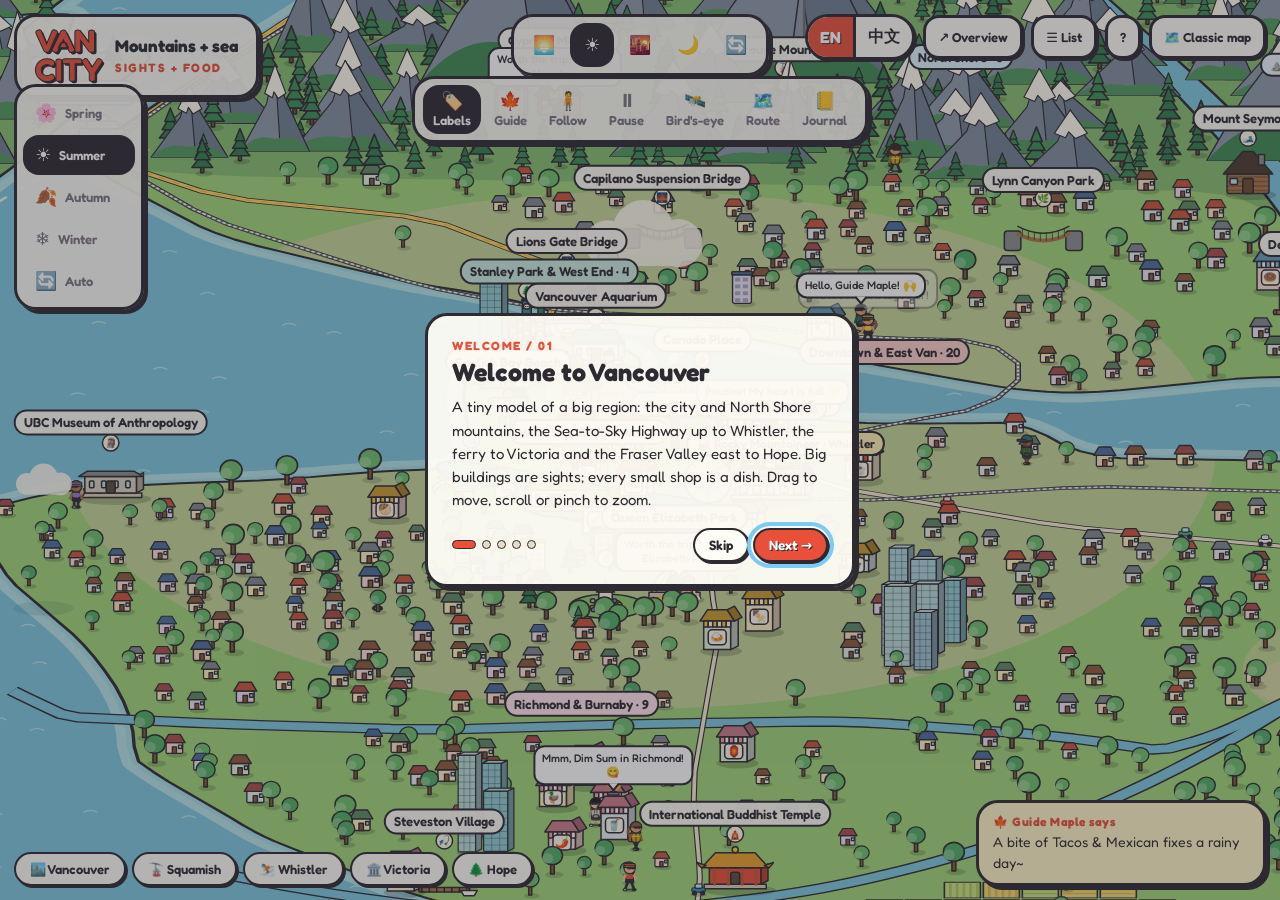
<file: living/index.html>
<!doctype html>
<html lang="en">
<head>
  <meta charset="utf-8">
  <meta name="viewport" content="width=device-width, initial-scale=1, maximum-scale=1, viewport-fit=cover">
  <title>Vancouver · a living cartoon map of sights &amp; food</title>
  <meta name="description" content="Wander a tiny cartoon model of Vancouver and beyond: the Sea-to-Sky Highway, Whistler, Victoria, the Fraser Valley and the Rocky Mountaineer train, with four seasons and little people eating their way around.">
  <meta name="theme-color" content="#7cc9ea">
  <link rel="icon" href="data:image/svg+xml,%3Csvg xmlns='http://www.w3.org/2000/svg' viewBox='0 0 100 100'%3E%3Ctext y='.9em' font-size='90'%3E%F0%9F%8F%94%EF%B8%8F%3C/text%3E%3C/svg%3E">
  <link rel="preconnect" href="https://fonts.googleapis.com">
  <link rel="preconnect" href="https://fonts.gstatic.com" crossorigin>
  <link href="https://fonts.googleapis.com/css2?family=Fredoka:wght@400;500;600;700&display=swap" rel="stylesheet">
  <link rel="stylesheet" href="living.css">
</head>
<body>
  <canvas id="cv" role="img" data-i18n-aria="canvasAria" aria-label="Interactive illustrated map of Vancouver, the Sea-to-Sky corridor, Victoria and the Fraser Valley"></canvas>

  <div id="logo" class="ui glass">
    <div class="big">VAN<br>CITY</div>
    <div class="sub"><b data-i18n="logoTag">Mountains + sea</b><span data-i18n="logoSub">Sights + Food</span></div>
  </div>

  <div id="tod" class="ui glass" role="group" aria-label="Time of day"></div>

  <div id="tools" class="ui glass" role="toolbar">
    <button class="tb on" id="bLabel" aria-pressed="true"><span class="i">🏷️</span><span data-tool="labels">Labels</span></button>
    <button class="tb" id="bEmperor" aria-pressed="false"><span class="i">🍁</span><span data-tool="emperor">Guide</span></button>
    <button class="tb" id="bFollow" aria-pressed="false"><span class="i">🧍</span><span data-tool="follow">Follow</span></button>
    <button class="tb" id="bPause" aria-pressed="false"><span class="i" id="pauseIcon">⏸</span><span id="pauseTx" data-tool="pause">Pause</span></button>
    <button class="tb" id="bBird" aria-pressed="false"><span class="i">🛰️</span><span data-tool="bird">Bird's-eye</span></button>
    <button class="tb" id="bPlan" aria-pressed="false"><span class="i">🗺️</span><span data-tool="plan">Route</span></button>
    <button class="tb" id="bLog" aria-pressed="false"><span class="i">📒</span><span data-tool="log">Journal</span></button>
  </div>

  <div id="season" class="ui glass" role="group" aria-label="Season"></div>
  <div id="jump" class="ui" role="group" aria-label="Jump to"></div>

  <div id="right" class="ui">
    <div class="lang" role="group" data-i18n-aria="langAria" aria-label="Language">
      <button type="button" data-lang="en" aria-pressed="true">EN</button><button type="button" data-lang="zh" aria-pressed="false">中文</button>
    </div>
    <button class="tb" id="bAll" data-i18n="overview">↗ Overview</button>
    <button class="tb" id="bList" data-i18n="list" aria-expanded="false">☰ List</button>
    <button class="tb" id="bHelp" aria-label="Help">?</button>
    <a class="tb" id="bClassic" href="../index.html" data-i18n="classic">🗺️ Classic map</a>
  </div>

  <div id="follow" class="ui glass" aria-live="polite"></div>

  <div id="decree" class="ui glass"><b data-i18n="decreeTitle">🍁 Guide Maple says</b><span id="decreeTx"></span></div>

  <aside id="drawer" class="ui glass" aria-label="Places">
    <input id="q" type="search" data-i18n-ph="search" placeholder="🔍 Search places, notes…" autocomplete="off">
    <div id="cats"></div>
    <div id="list"></div>
  </aside>

  <aside id="log" class="ui glass"><h5 data-i18n="logTitle">Journal</h5><div id="logs" aria-live="off"></div></aside>

  <section id="card" class="ui glass" aria-live="polite"></section>

  <aside id="plan" class="ui glass" aria-label="Route planner">
    <div class="ph"><b data-i18n="planTitle">🗺️ Route planner</b><button id="pclose" type="button" aria-label="Close">×</button></div>
    <div class="pset">
      <label><span data-i18n="pStart">Start time</span><input type="time" id="pTime" value="09:30"></label>
      <label><span data-i18n="pFrom">Start from</span><select id="pFrom"></select></label>
      <label><span data-i18n="pMode">Travel</span><select id="pMode"></select></label>
      <label><span data-i18n="pPace">Pace</span><select id="pPace"></select></label>
    </div>
    <div class="pbar"><span id="pCount"></span><span><button class="btn" id="pFav" type="button" data-i18n="useFavs">⭐ Add favorites</button> <button class="btn" id="pClear" type="button" data-i18n="clear">Clear</button></span></div>
    <div id="pList"></div>
    <div class="pgo"><button class="btn pri" id="pGo" type="button" data-i18n="go">✨ Auto-plan route</button></div>
    <div id="pOut" aria-live="polite"></div>
    <p class="pnote" id="pNote"></p>
  </aside>

  <div id="intro" class="ui" role="dialog" aria-modal="true" aria-labelledby="iti">
    <div class="box glass">
      <div class="st" id="ist"></div><h2 id="iti"></h2><p id="itx"></p>
      <div class="row"><div class="dots" id="idt"></div><div><button class="btn" id="iskip" type="button"></button> <button class="btn pri" id="inext" type="button"></button></div></div>
    </div>
  </div>

  <script src="../js/data.js"></script>
  <script src="../js/i18n.js"></script>
  <script src="../js/photos.js"></script>
  <script src="geo.js"></script>
  <script src="strings.js"></script>
  <script src="https://ruanhoo.github.io/teleport/teleport.js"></script>
  <script src="living.js"></script>
</body>
</html>
</file>
<file: living/living.css>
:root {
  --ink: #2d2a32;
  --cream: #fff6e0;
  --paper: #fffdf6;
  --red: #e8503a;
  --yellow: #ffc93c;
  --jade: #3fb68b;
  --sky: #7ccbf5;
  --pink: #ff9ebb;
  --mut: #7a7280;
  --line: #e8dcc4;
  --border: 3px solid var(--ink);
  --shadow: 4px 4px 0 var(--ink);
  --font: 'Fredoka', ui-rounded, 'Yuanti SC', 'PingFang SC', 'Hiragino Sans GB', 'Microsoft YaHei', 'Noto Sans SC', system-ui, sans-serif;
}
*, *::before, *::after { box-sizing: border-box; }
html, body { height: 100%; margin: 0; overflow: hidden; font-family: var(--font); color: var(--ink); background: #7cc9ea; -webkit-text-size-adjust: 100%; }
button, input, select { font: inherit; color: inherit; }
canvas { display: block; width: 100vw; height: 100vh; height: 100dvh; touch-action: none; cursor: grab; }
canvas.drag { cursor: grabbing; }
:focus-visible { outline: 4px solid var(--sky); outline-offset: 2px; }

.ui { position: fixed; z-index: 3; }
.glass { background: rgba(255, 253, 246, .95); border: var(--border); border-radius: 22px; box-shadow: var(--shadow); }

/* ----- logo ----- */
#logo { left: 14px; top: 14px; padding: 10px 18px; display: flex; align-items: center; gap: 14px; }
#logo .big { font-weight: 700; color: var(--red); font-size: 32px; line-height: .9; letter-spacing: -.5px; text-shadow: 2px 2px 0 var(--ink); -webkit-text-stroke: 1px var(--ink); }
#logo .sub b { display: block; font-size: 17px; }
#logo .sub span { color: var(--red); font-weight: 700; font-size: 12px; letter-spacing: 1.5px; text-transform: uppercase; }

/* ----- toolbars ----- */
#tod { left: 50%; top: 14px; transform: translateX(-50%); display: flex; gap: 4px; padding: 6px 8px; }
#tools { left: 50%; top: 76px; transform: translateX(-50%); display: flex; gap: 2px; padding: 6px 8px; max-width: calc(100vw - 24px); }
.tb {
  border: 0; background: none; cursor: pointer; border-radius: 16px; padding: 6px 10px; color: var(--mut);
  font-size: 13px; font-weight: 600; display: flex; flex-direction: column; align-items: center; gap: 1px;
  min-width: 54px; min-height: 44px; justify-content: center; text-decoration: none; transition: background .15s, color .15s; white-space: nowrap;
}
.tb .i { font-size: 18px; line-height: 1.1; }
.tb:hover { background: #f6ead0; color: var(--ink); }
.tb.on { background: var(--ink); color: #fff; }
#tod .tb { min-width: 44px; padding: 6px; }

#right { right: 14px; top: 14px; display: flex; gap: 8px; align-items: center; flex-wrap: wrap; justify-content: flex-end; max-width: 52vw; }
#right .tb { flex-direction: row; background: var(--paper); border: var(--border); box-shadow: 2px 2px 0 var(--ink); color: var(--ink); padding: 8px 12px; min-width: 0; }
#right .tb:hover { background: var(--yellow); }
#right .tb[aria-expanded="true"] { background: var(--ink); color: #fff; }
.lang { display: inline-flex; border: var(--border); border-radius: 999px; overflow: hidden; background: var(--paper); box-shadow: 2px 2px 0 var(--ink); }
.lang button { cursor: pointer; border: 0; background: transparent; font-weight: 700; padding: 6px 12px; min-height: 40px; min-width: 44px; }
.lang button + button { border-left: 3px solid var(--ink); }
.lang button[aria-pressed="true"] { background: var(--red); color: #fff; text-shadow: 1px 1px 0 var(--ink); }

/* ----- floating bits ----- */
#follow { left: 50%; top: 144px; transform: translateX(-50%); padding: 6px 8px 6px 16px; font-size: 14px; display: none; align-items: center; gap: 8px; border-radius: 999px; max-width: 92vw; }
#follow.show { display: flex; }
#follow button { cursor: pointer; border: 2px solid var(--ink); background: var(--yellow); border-radius: 999px; padding: 3px 12px; font-weight: 600; min-height: 32px; }
#decree { right: 14px; bottom: 14px; width: 290px; padding: 10px 14px; font-size: 14px; line-height: 1.5; background: #fff3c4; }
#decree b { display: block; color: var(--red); font-size: 12px; letter-spacing: .5px; }

#drawer { right: 14px; top: 76px; width: 330px; max-height: calc(100vh - 100px); max-height: calc(100dvh - 100px); display: none; flex-direction: column; overflow: hidden; }
#drawer.show { display: flex; }
#drawer input { margin: 12px 12px 8px; padding: 9px 14px; border: 2px solid var(--ink); border-radius: 14px; font-size: 14px; background: #fff; }
#cats { display: flex; flex-wrap: wrap; gap: 6px; padding: 0 12px 10px; }
.chip { border: 2px solid var(--ink); border-radius: 99px; padding: 3px 11px; font-size: 12.5px; cursor: pointer; background: #fff; font-weight: 600; min-height: 30px; }
.chip.on { background: var(--ink); color: #fff; }
.chip i { display: inline-block; width: 9px; height: 9px; border-radius: 50%; margin-right: 5px; border: 1.5px solid var(--ink); }
#list { overflow: auto; padding: 0 8px 12px; }
#list h4 { margin: 0; font-size: 11.5px; letter-spacing: 1px; color: var(--mut); padding: 10px 8px 4px; text-transform: uppercase; }
.it { display: flex; align-items: center; gap: 10px; padding: 6px 8px; border-radius: 12px; cursor: pointer; font-size: 14px; width: 100%; border: 0; background: none; text-align: left; }
.it:hover, .it.sel { background: #fff0b8; }
.it .em { flex: none; width: 36px; height: 36px; display: grid; place-items: center; font-size: 19px; border: 2px solid var(--ink); border-radius: 11px; }
.it .tx { flex: 1; min-width: 0; line-height: 1.2; }
.it small { display: block; color: var(--mut); font-size: 12px; }
.it .star { font-size: 14px; }
.empty { padding: 20px; color: var(--mut); text-align: center; }

#log { left: 14px; bottom: 66px; width: 310px; max-height: 260px; padding: 10px 14px; display: none; overflow: hidden; flex-direction: column; }
#log.show { display: flex; }
#log h5 { margin: 0 0 6px; font-size: 14px; }
#logs { overflow: auto; font-size: 13px; line-height: 1.4; }
#logs div { padding: 3px 0; border-bottom: 1px dashed var(--line); }
#logs .own { color: var(--red); }

/* ----- place card ----- */
#card { left: 50%; bottom: 18px; transform: translateX(-50%); width: min(560px, calc(100vw - 24px)); padding: 14px 16px; display: none; gap: 14px; align-items: flex-start; }
#card.show { display: flex; }
#card .sign { flex: none; width: 84px; height: 84px; display: grid; place-items: center; font-size: 42px; border: var(--border); border-radius: 20px; transform: rotate(-4deg); box-shadow: 2px 2px 0 var(--ink); }
#card .body { flex: 1; min-width: 0; }
#card h2 { margin: 0; font-size: 21px; line-height: 1.15; }
#card .sub { color: var(--mut); font-size: 14px; }
#card .tags { margin: 6px 0; display: flex; gap: 6px; flex-wrap: wrap; }
.tag { font-size: 12px; font-weight: 600; padding: 1px 10px; border: 2px solid var(--ink); border-radius: 999px; background: var(--sky); }
#card p { margin: 0 0 6px; font-size: 14.5px; line-height: 1.4; }
#card .tip { font-size: 13.5px; padding: 6px 10px; background: var(--cream); border: 2px dashed var(--ink); border-radius: 12px; }
#card .acts { display: flex; gap: 8px; flex-wrap: wrap; margin-top: 10px; }
#card .x { position: absolute; right: 10px; top: 6px; border: 0; background: none; font-size: 24px; cursor: pointer; color: var(--mut); line-height: 1; min-width: 32px; min-height: 32px; z-index: 3; }

.btn {
  display: inline-block; cursor: pointer; text-decoration: none; font-weight: 600; font-size: 13.5px; padding: 6px 14px; min-height: 34px;
  background: var(--paper); border: 2px solid var(--ink); border-radius: 999px; box-shadow: 2px 2px 0 var(--ink); color: var(--ink);
  transition: transform .1s, box-shadow .1s;
}
.btn:hover { background: var(--yellow); }
.btn:active { transform: translate(2px, 2px); box-shadow: 0 0 0 var(--ink); }
.btn.pri { background: var(--red); color: #fff; text-shadow: 1px 1px 0 var(--ink); }
.btn.pri:hover { background: #f06a55; }

/* ----- planner ----- */
#plan { left: 14px; top: 76px; width: 410px; max-height: calc(100vh - 100px); max-height: calc(100dvh - 100px); overflow: auto; display: none; padding: 0 0 14px; z-index: 5; }
#plan.show { display: block; }
#plan .ph { position: sticky; top: 0; background: var(--paper); display: flex; justify-content: space-between; align-items: center; padding: 12px 16px 8px; z-index: 2; border-bottom: 2px solid var(--ink); }
#plan .ph b { font-size: 17px; }
#plan .ph button { border: 0; background: none; font-size: 26px; cursor: pointer; color: var(--mut); min-width: 36px; min-height: 36px; }
.pset { display: grid; grid-template-columns: 1fr 1fr; gap: 8px; padding: 12px 16px; }
.pset label { display: flex; flex-direction: column; font-size: 12px; color: var(--mut); font-weight: 600; gap: 3px; }
.pset input, .pset select { font-size: 14px; padding: 7px 8px; border: 2px solid var(--ink); border-radius: 10px; background: #fff; min-height: 38px; }
.pbar { display: flex; justify-content: space-between; align-items: center; padding: 0 16px 6px; font-size: 13.5px; font-weight: 600; gap: 6px; flex-wrap: wrap; }
#pList { padding: 0 10px; max-height: 280px; overflow: auto; border-top: 2px solid var(--ink); border-bottom: 2px solid var(--ink); }
#pList h4 { margin: 0; font-size: 11.5px; letter-spacing: 1px; color: var(--mut); padding: 10px 6px 4px; display: flex; align-items: center; gap: 6px; text-transform: uppercase; }
#pList h4 i { width: 9px; height: 9px; border-radius: 50%; display: inline-block; border: 1.5px solid var(--ink); }
.pi { display: flex; align-items: center; gap: 8px; padding: 6px; border-radius: 10px; font-size: 14px; cursor: pointer; }
.pi:hover { background: #fff0b8; }
.pi input { width: 18px; height: 18px; accent-color: var(--red); flex: none; }
.pgo { padding: 12px 16px 4px; }
.pgo .btn { width: 100%; padding: 10px; font-size: 15.5px; }
#pOut { padding: 6px 16px; }
#pOut .sum { font-size: 13.5px; background: #fff0b8; border: 2px solid var(--ink); border-radius: 12px; padding: 8px 12px; line-height: 1.5; }
#pOut .warn { font-size: 13px; background: #ffe0d8; border-radius: 10px; padding: 6px 10px; margin-top: 8px; }
#pOut .muted { color: var(--mut); font-size: 13.5px; }
.tl { list-style: none; margin: 8px 0 0; padding: 0; }
.tl .leg { font-size: 12px; color: var(--mut); padding: 2px 0 2px 34px; border-left: 3px dashed var(--red); margin-left: 12px; }
.tl .stop { display: flex; gap: 10px; padding: 6px 0; }
.tl .no { width: 28px; height: 28px; border-radius: 50%; color: #fff; font-weight: 700; display: flex; align-items: center; justify-content: center; flex: none; font-size: 14px; background: var(--red); border: 2px solid var(--ink); text-shadow: 1px 1px 0 var(--ink); }
.tl .tm { font-weight: 700; font-size: 13.5px; }
.tl .tm small { color: var(--mut); font-weight: 500; }
.tl .nm { font-size: 14.5px; font-weight: 600; }
.tl .nm.late { color: #b3261e; }
.tl a { color: var(--red); font-size: 12.5px; }
.pnote { margin: 0; font-size: 11.5px; color: var(--mut); padding: 8px 16px 0; line-height: 1.5; }

/* ----- intro ----- */
#intro { inset: 0; display: none; place-items: center; background: rgba(45, 42, 50, .35); z-index: 20; padding: 12px; }
#intro.show { display: grid; }
#intro .box { width: min(430px, 100%); padding: 22px 24px; }
#intro .st { color: var(--red); font-weight: 700; font-size: 12px; letter-spacing: 1.5px; }
#intro h2 { margin: 4px 0 8px; font-size: 25px; }
#intro p { margin: 0; line-height: 1.55; font-size: 15px; min-height: 5.6em; }
#intro .row { display: flex; justify-content: space-between; align-items: center; margin-top: 16px; gap: 10px; flex-wrap: wrap; }
.dots { display: flex; gap: 6px; }
.dots i { width: 9px; height: 9px; border-radius: 9px; background: var(--line); border: 1.5px solid var(--ink); }
.dots i.on { width: 24px; background: var(--red); }

html[lang="zh-CN"] body { letter-spacing: .02em; }

/* ----- mobile ----- */
@media (max-width: 820px) {
  #logo { padding: 6px 12px; gap: 10px; left: 8px; top: 8px; }
  #logo .big { font-size: 22px; }
  #logo .sub b { font-size: 13px; }
  #logo .sub span { font-size: 10px; }
  #tod { top: auto; bottom: calc(76px + env(safe-area-inset-bottom)); }
  #tools { top: auto; bottom: calc(10px + env(safe-area-inset-bottom)); max-width: calc(100vw - 16px); overflow-x: auto; }
  .tb { min-width: 52px; }
  #right { top: 8px; right: 8px; max-width: 46vw; gap: 6px; }
  #right .tb { padding: 6px 10px; font-size: 12.5px; }
  #bClassic, #bHelp { display: none; }
  #drawer { left: 8px; right: 8px; width: auto; top: 64px; max-height: 55vh; }
  #card { bottom: calc(138px + env(safe-area-inset-bottom)); padding: 10px 12px; }
  #card .sign { width: 60px; height: 60px; font-size: 30px; border-radius: 16px; }
  #card h2 { font-size: 18px; }
  #card p { font-size: 13.5px; }
  #log { display: none !important; }
  #plan { left: 8px; right: 8px; width: auto; top: 8px; bottom: calc(76px + env(safe-area-inset-bottom)); max-height: none; z-index: 8; }
  #pList { max-height: 30vh; }
  #follow { top: auto; bottom: calc(196px + env(safe-area-inset-bottom)); font-size: 13px; }
  #decree { left: 8px; right: auto; top: 62px; bottom: auto; width: auto; max-width: 56vw; font-size: 12px; padding: 6px 10px; }
}
@media (max-width: 820px) and (max-height: 640px) { #decree { display: none; } }
@media (max-width: 480px) { #right .lang button { min-width: 38px; padding: 6px 8px; } }
@media (max-width: 820px) { #tools .tb { min-width: 46px; padding: 6px 5px; font-size: 12px; } #tools { gap: 0; } }

/* ----- seasons + jump chips (Vancouver) ----- */
#season { left: 14px; top: 84px; display: flex; flex-direction: column; gap: 2px; padding: 6px; }
#season .tb { flex-direction: row; gap: 8px; min-width: 112px; padding: 6px 12px; justify-content: flex-start; min-height: 40px; }
#season .sn { font-size: 13px; }
#jump { left: 14px; bottom: 14px; display: flex; gap: 6px; flex-wrap: wrap; max-width: calc(100vw - 380px); }
.jb { cursor: pointer; border: 2px solid var(--ink); background: var(--paper); border-radius: 999px; padding: 5px 14px; font-weight: 600; font-size: 13px; box-shadow: 2px 2px 0 var(--ink); min-height: 34px; }
.jb:hover { background: var(--yellow); }
.jb.on { background: var(--ink); color: #fff; }
#plan { top: 76px; }
@media (min-width: 821px) { #plan.show ~ #season, body:has(#plan.show) #season { display: none; } }
@media (max-width: 820px) {
  #season { left: 8px; top: 58px; flex-direction: row; padding: 3px 4px; gap: 0; border-radius: 16px; }
  #season .tb { min-width: 38px; padding: 4px 6px; min-height: 38px; }
  #season .sn { display: none; }
  #jump { left: 8px; right: 8px; max-width: none; bottom: auto; top: 108px; flex-wrap: nowrap; overflow-x: auto; padding-bottom: 4px; }
  .jb { flex: none; padding: 4px 11px; font-size: 12.5px; min-height: 30px; }
  #decree { display: none; }
}

/* real photo slideshow (Wikipedia) at the top of a place card */
#card .photo { position: relative; height: 150px; margin: 0 0 8px; border: var(--border); border-radius: 14px; overflow: hidden; background: #dfe9f2; box-shadow: 2px 2px 0 var(--ink); }
#card .photo[hidden] { display: none; }
#card .photo img { position: absolute; inset: 0; display: block; width: 100%; height: 100%; object-fit: cover; opacity: 0; transition: opacity .7s; }
#card .photo img.in { opacity: 1; }
#card .photo .cr { position: absolute; right: 6px; bottom: 6px; padding: 1px 8px; font-size: 11px; font-weight: 600; color: var(--ink); text-decoration: none; background: rgba(255,255,255,.88); border-radius: 10px; }
#card .photo .dots { position: absolute; left: 8px; bottom: 8px; display: flex; gap: 5px; }
#card .photo .dots button { width: 9px; height: 9px; padding: 0; border: 1.5px solid var(--ink); border-radius: 50%; background: rgba(255,255,255,.85); cursor: pointer; }
#card .photo .dots button.on { background: var(--ink); }
@media (max-width: 600px) { #card .photo { height: 100px; } }
#card:has(.photo:not([hidden])) .x { background: rgba(255,255,255,.9); border-radius: 50%; top: 10px; right: 14px; color: var(--ink); }
</file>
